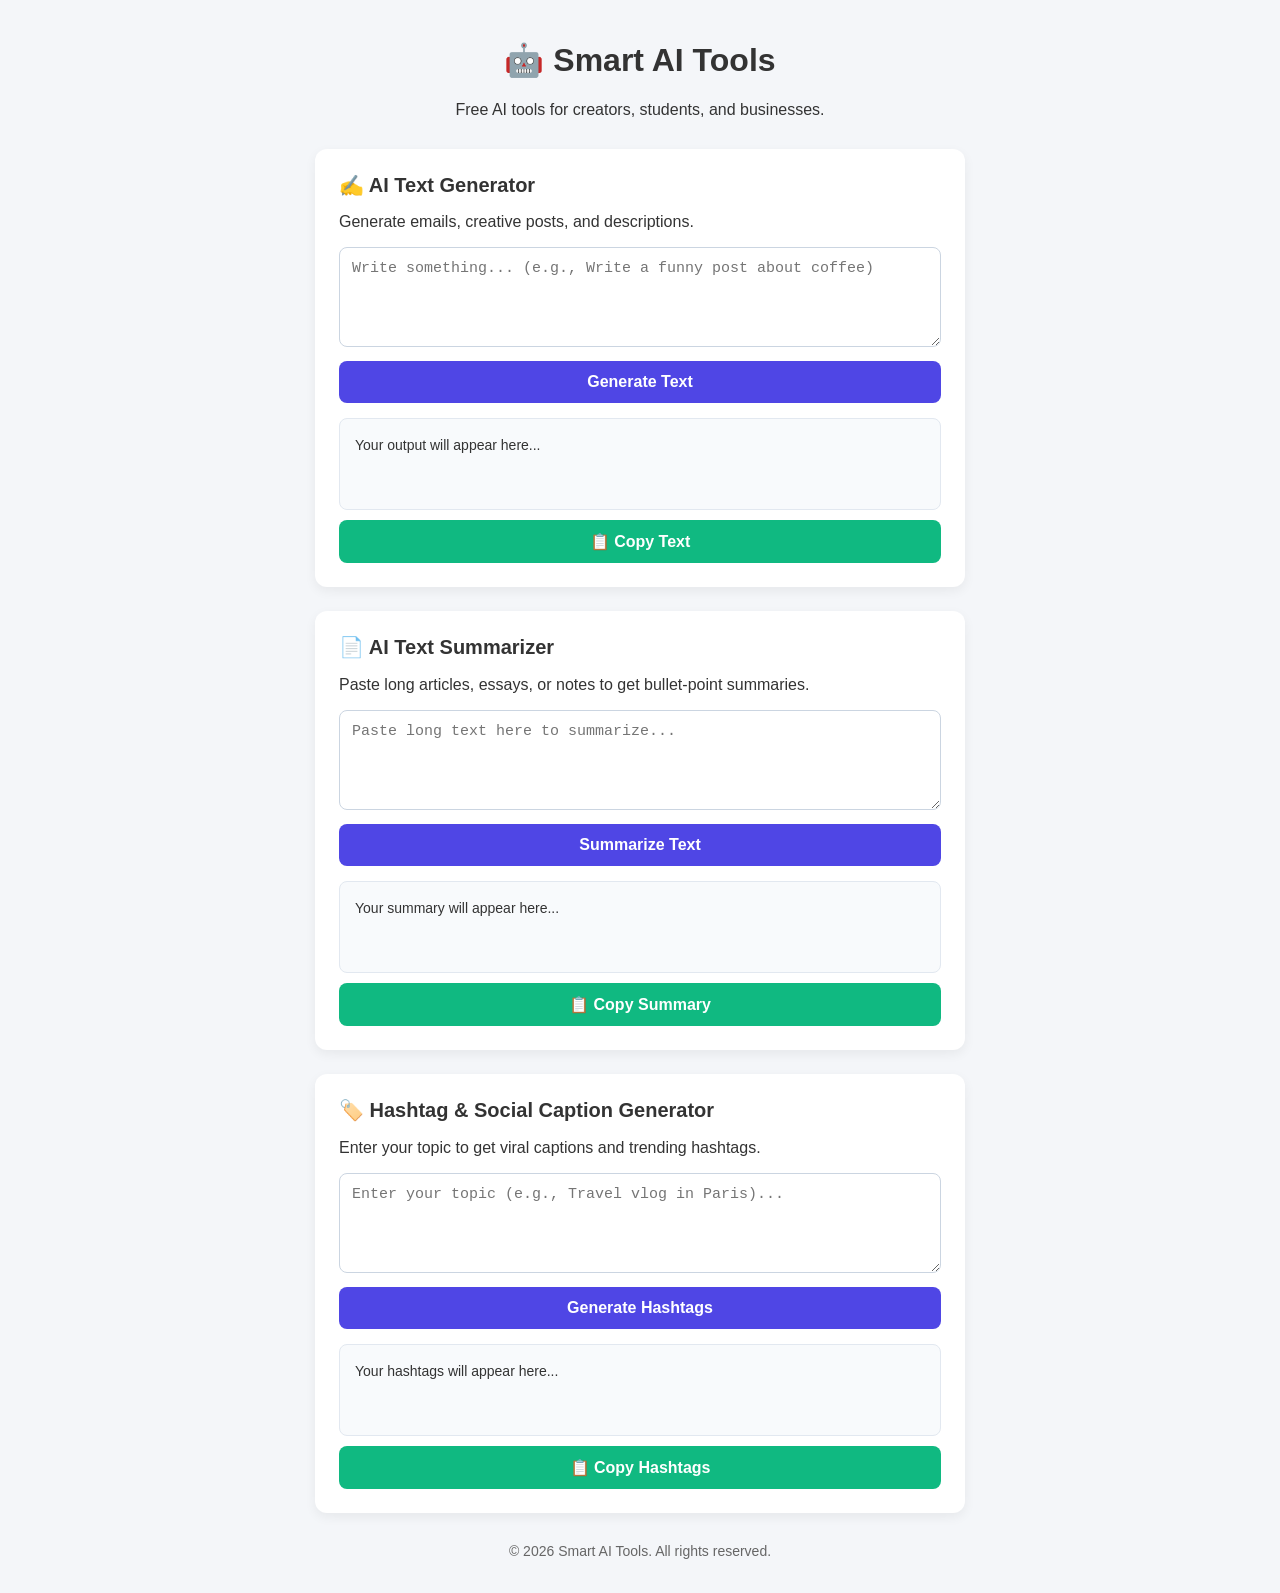
<file: index.html>
<!DOCTYPE html>
<html lang="en">
<head>
    <meta charset="UTF-8">
    <meta name="viewport" content="width=device-width, initial-scale=1.0">
    <title>Smart AI Tools</title>

    <!-- 1. Puter.js AI Library (MUST BE IN THE HEAD SECTION) -->
    <script src="https://js.puter.com/v2/"></script>

    <!-- 2. Styling File -->
    <link rel="stylesheet" href="style.css">
</head>
<body>

    <header>
        <h1>🤖 Smart AI Tools</h1>
        <p>Free AI tools for creators, students, and businesses.</p>
    </header>

    <main class="container">
        <!-- Tool 1: AI Text Generator -->
        <div class="tool-card">
            <h2>✍️ AI Text Generator</h2>
            <p>Generate emails, creative posts, and descriptions.</p>
            
            <textarea id="textInput" placeholder="Write something... (e.g., Write a funny post about coffee)"></textarea>
            <button onclick="generateText()">Generate Text</button>
            
            <div id="textOutput" class="output-box">Your output will appear here...</div>
            <button id="copyBtn1" onclick="copyToClipboard('textOutput', 'copyBtn1')" class="copy-btn">📋 Copy Text</button>
        </div>

        <!-- Tool 2: AI Summarizer -->
        <div class="tool-card">
            <h2>📄 AI Text Summarizer</h2>
            <p>Paste long articles, essays, or notes to get bullet-point summaries.</p>
            
            <textarea id="summaryInput" placeholder="Paste long text here to summarize..."></textarea>
            <button onclick="summarizeText()">Summarize Text</button>
            
            <div id="summaryOutput" class="output-box">Your summary will appear here...</div>
            <button id="copyBtn2" onclick="copyToClipboard('summaryOutput', 'copyBtn2')" class="copy-btn">📋 Copy Summary</button>
        </div>

        <!-- Tool 3: AI Hashtag Generator -->
        <div class="tool-card">
            <h2>🏷️ Hashtag & Social Caption Generator</h2>
            <p>Enter your topic to get viral captions and trending hashtags.</p>
            
            <textarea id="hashtagInput" placeholder="Enter your topic (e.g., Travel vlog in Paris)..."></textarea>
            <button onclick="generateHashtags()">Generate Hashtags</button>
            
            <div id="hashtagOutput" class="output-box">Your hashtags will appear here...</div>
            <button id="copyBtn3" onclick="copyToClipboard('hashtagOutput', 'copyBtn3')" class="copy-btn">📋 Copy Hashtags</button>
        </div>
    </main>

    <footer>
        <p>© 2026 Smart AI Tools. All rights reserved.</p>
    </footer>

    <!-- 3. Your JavaScript file MUST be loaded after HTML elements -->
    <script src="script.js"></script>
</body>
</html>
</file>
<file: style.css>
body {
  font-family: Arial, sans-serif;
  background-color: #f4f6f9;
  color: #333;
  margin: 0;
  padding: 20px;
}

header {
  text-align: center;
  margin-bottom: 30px;
}

.container {
  max-width: 650px;
  margin: 0 auto;
}

.tool-card {
  background: white;
  padding: 24px;
  border-radius: 12px;
  box-shadow: 0 4px 12px rgba(0, 0, 0, 0.06);
  margin-bottom: 24px;
}

.tool-card h2 {
  margin-top: 0;
  font-size: 20px;
}

textarea {
  width: 100%;
  height: 100px;
  padding: 12px;
  border-radius: 8px;
  border: 1px solid #cbd5e1;
  font-size: 15px;
  box-sizing: border-box;
  resize: vertical;
}

button {
  background-color: #4f46e5;
  color: white;
  border: none;
  padding: 12px;
  border-radius: 8px;
  width: 100%;
  font-size: 16px;
  font-weight: bold;
  cursor: pointer;
  margin-top: 10px;
}

button:hover {
  background-color: #3730a3;
}

.copy-btn {
  background-color: #10b981;
}

.copy-btn:hover {
  background-color: #059669;
}

.output-box {
  margin-top: 15px;
  background: #f8fafc;
  padding: 15px;
  border-radius: 8px;
  border: 1px solid #e2e8f0;
  white-space: pre-wrap;
  min-height: 60px;
  line-height: 1.6;
  font-size: 14px;
}

footer {
  text-align: center;
  margin-top: 30px;
  color: #666;
  font-size: 14px;
}
</file>
